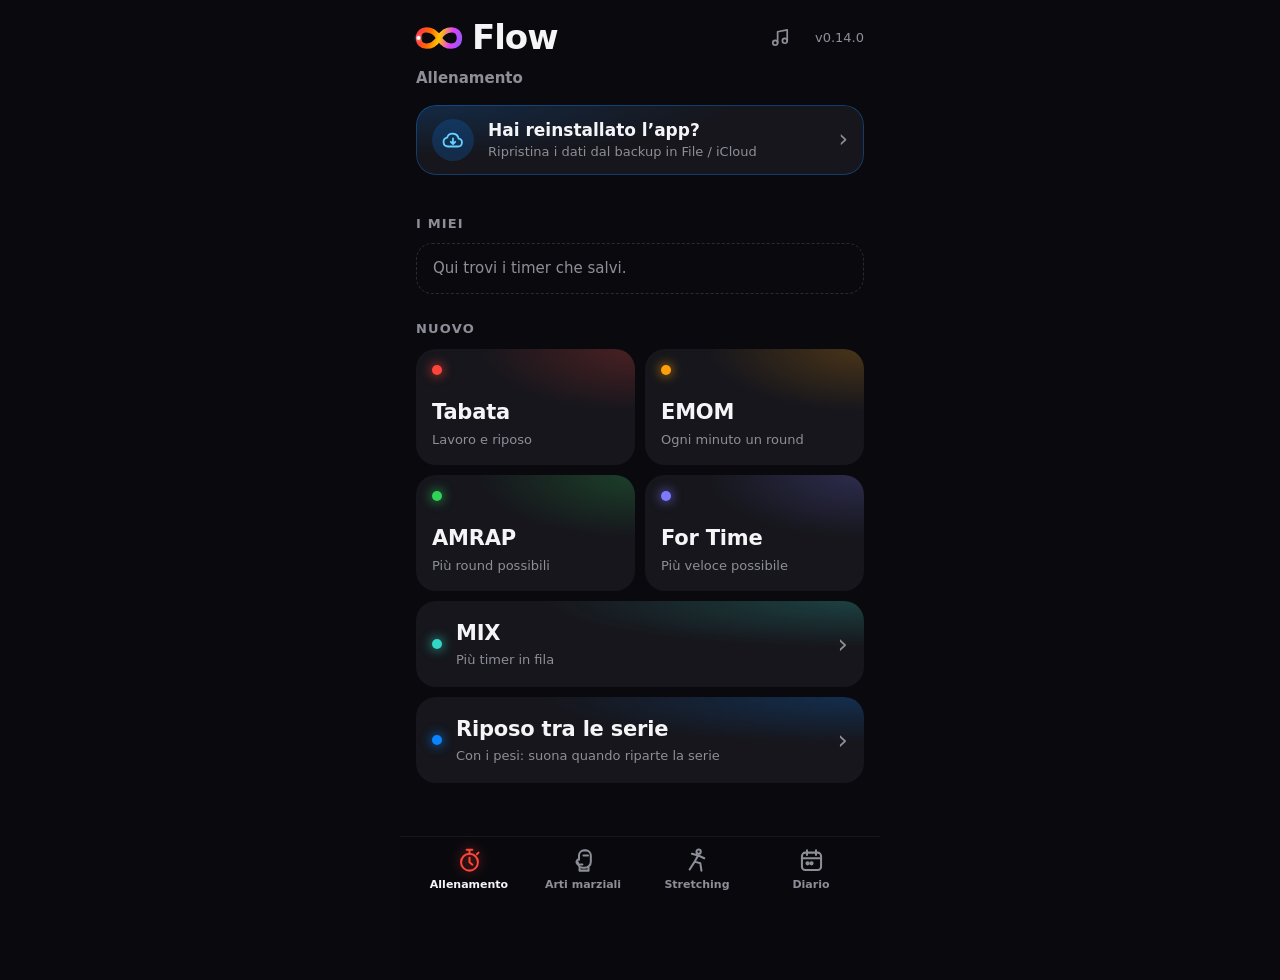
<file: index.html>
<!doctype html>
<html lang="it">
<head>
<meta charset="utf-8">
<meta name="viewport" content="width=device-width,initial-scale=1,viewport-fit=cover">
<meta name="apple-mobile-web-app-capable" content="yes">
<meta name="mobile-web-app-capable" content="yes">
<meta name="apple-mobile-web-app-status-bar-style" content="black-translucent">
<meta name="apple-mobile-web-app-title" content="Flow">
<meta name="theme-color" content="#0A0A0E">
<link rel="manifest" href="manifest.json">
<link rel="apple-touch-icon" href="img/flow2-180.png">
<link rel="icon" href="img/flow2-180.png">
<link rel="stylesheet" href="app.css">
<title>Flow</title>
</head>
<body>
<svg width="0" height="0" style="position:absolute" aria-hidden="true"><defs><linearGradient id="flg" x1="0" y1="0" x2="1" y2="1"><stop offset="0" stop-color="#F0C8FF"/><stop offset="1" stop-color="#B24CF0"/></linearGradient></defs></svg>
<main id="app" class="app"></main>
<nav id="tabbar" class="tabbar" role="tablist" hidden></nav>
<div id="sheet" class="sheet" hidden></div>
<input type="file" id="impfile" accept="application/json,.json" hidden>
<script src="app.js"></script>
</body>
</html>
</file>
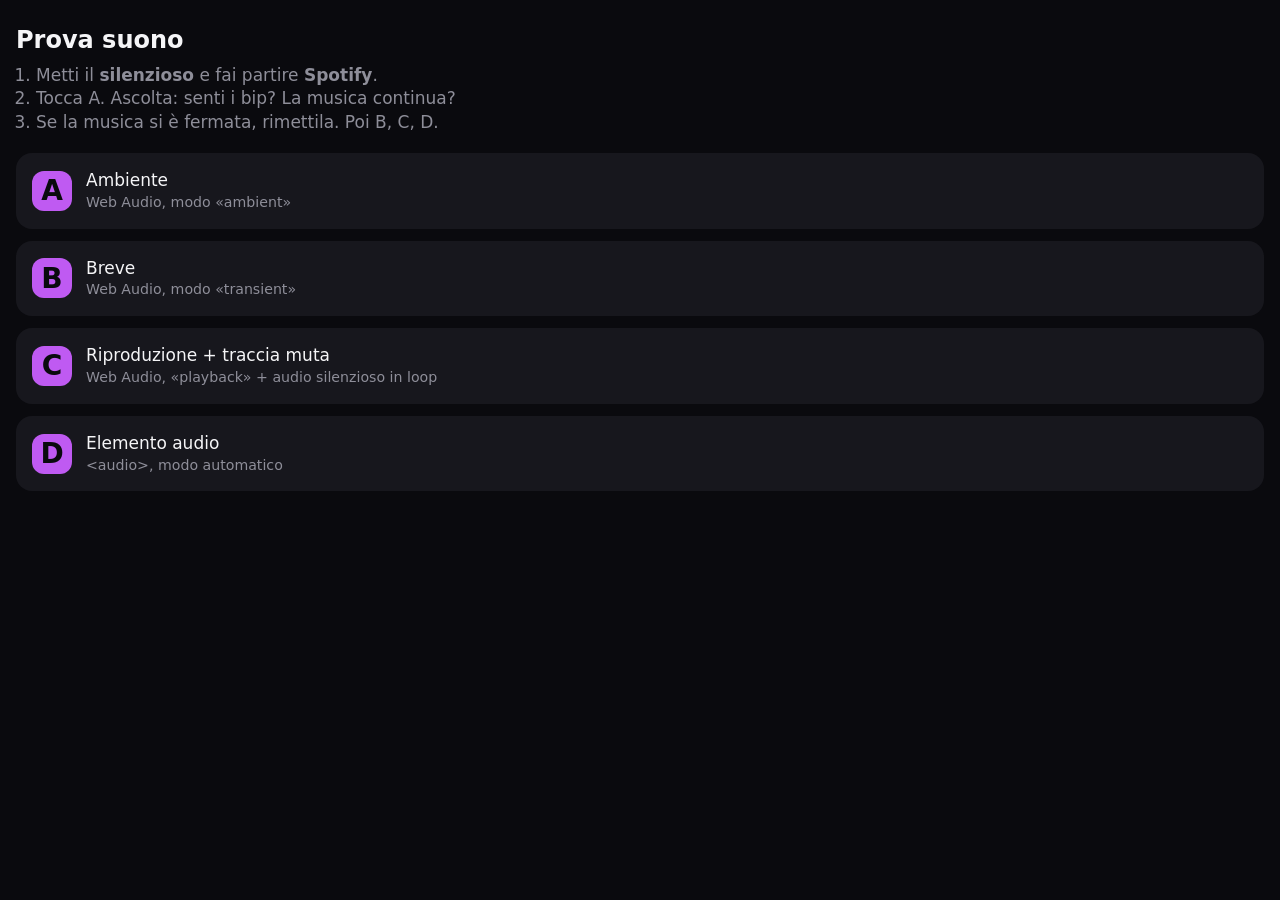
<file: prova-suono.html>
<!doctype html>
<html lang="it">
<head>
<meta charset="utf-8">
<meta name="viewport" content="width=device-width,initial-scale=1">
<meta name="theme-color" content="#0A0A0E">
<title>Flow · prova suono</title>
<style>
  body { margin: 0; background: #0A0A0E; color: #F5F5F7; font: 17px/1.4 -apple-system, system-ui, sans-serif; padding: 24px 16px 40px; }
  h1 { font-size: 24px; margin: 0 0 6px; }
  p, li { color: #8E8E99; }
  ol { padding-left: 20px; margin: 0 0 18px; }
  button { display: flex; align-items: center; gap: 14px; width: 100%; margin: 0 0 12px; padding: 16px; border: 0; border-radius: 16px;
           background: #17171D; color: #F5F5F7; font: inherit; text-align: left; }
  button b { font-size: 28px; width: 40px; height: 40px; border-radius: 12px; background: #BF5AF2; color: #0A0A0E; display: grid; place-items: center; flex: none; }
  button small { display: block; color: #8E8E99; }
  button.on { outline: 2px solid #BF5AF2; }
  #log { color: #8E8E99; font-size: 14px; min-height: 20px; }
</style>
</head>
<body>
<h1>Prova suono</h1>
<ol>
  <li>Metti il <b>silenzioso</b> e fai partire <b>Spotify</b>.</li>
  <li>Tocca A. Ascolta: senti i bip? La musica continua?</li>
  <li>Se la musica si è fermata, rimettila. Poi B, C, D.</li>
</ol>
<button data-m="A"><b>A</b><span>Ambiente<small>Web Audio, modo «ambient»</small></span></button>
<button data-m="B"><b>B</b><span>Breve<small>Web Audio, modo «transient»</small></span></button>
<button data-m="C"><b>C</b><span>Riproduzione + traccia muta<small>Web Audio, «playback» + audio silenzioso in loop</small></span></button>
<button data-m="D"><b>D</b><span>Elemento audio<small>&lt;audio&gt;, modo automatico</small></span></button>
<p id="log"></p>
<script>
(() => {
  const log = (t) => { document.getElementById('log').textContent = t; };
  // suono in formato wav (per la prova D e la traccia muta della C)
  function wav(f, d, vol) {
    const rate = 44100, n = Math.floor(rate * d), buf = new ArrayBuffer(44 + n * 2), v = new DataView(buf);
    const w = (o, s) => { for (let i = 0; i < s.length; i++) v.setUint8(o + i, s.charCodeAt(i)); };
    w(0, 'RIFF'); v.setUint32(4, 36 + n * 2, true); w(8, 'WAVE'); w(12, 'fmt '); v.setUint32(16, 16, true);
    v.setUint16(20, 1, true); v.setUint16(22, 1, true); v.setUint32(24, rate, true); v.setUint32(28, rate * 2, true);
    v.setUint16(32, 2, true); v.setUint16(34, 16, true); w(36, 'data'); v.setUint32(40, n * 2, true);
    for (let i = 0; i < n; i++) {
      const t = i / rate, env = Math.min(1, t / 0.01) * Math.min(1, (d - t) / 0.06);
      v.setInt16(44 + i * 2, vol * env * (0.6 * Math.sin(2 * Math.PI * f * t) + 0.4 * Math.sin(4 * Math.PI * f * t)) * 32767, true);
    }
    return URL.createObjectURL(new Blob([buf], { type: 'audio/wav' }));
  }
  let ctx = null, mute = null, el = null;
  function setType(t) { try { if (navigator.audioSession) navigator.audioSession.type = t; } catch (e) {} }
  function webBeeps() {
    if (!ctx) ctx = new (window.AudioContext || window.webkitAudioContext)();
    if (ctx.state !== 'running') ctx.resume();
    [0, 0.45, 0.9].forEach((dt) => {
      const t = ctx.currentTime + 0.05 + dt, o = ctx.createOscillator(), g = ctx.createGain();
      o.type = 'square'; o.frequency.value = 880; g.gain.setValueAtTime(0.0001, t);
      g.gain.exponentialRampToValueAtTime(0.5, t + 0.01); g.gain.exponentialRampToValueAtTime(0.0001, t + 0.25);
      o.connect(g); g.connect(ctx.destination); o.start(t); o.stop(t + 0.3);
    });
  }
  function reset() {
    if (mute) { mute.pause(); mute = null; }
    if (ctx) { ctx.close().catch(() => {}); ctx = null; }
  }
  document.addEventListener('click', (e) => {
    const b = e.target.closest('button'); if (!b) return;
    document.querySelectorAll('button').forEach((x) => x.classList.toggle('on', x === b));
    const m = b.dataset.m;
    reset();
    if (m === 'A') { setType('ambient'); webBeeps(); }
    if (m === 'B') { setType('transient'); webBeeps(); }
    if (m === 'C') {
      setType('playback');
      mute = new Audio(wav(440, 1, 0)); mute.loop = true; mute.setAttribute('playsinline', '');
      mute.play().catch(() => {});
      webBeeps();
    }
    if (m === 'D') {
      setType('auto');
      if (!el) el = new Audio(wav(880, 0.25, 0.8));
      let k = 0; const go = () => { el.currentTime = 0; el.play().catch(() => {}); if (++k < 3) setTimeout(go, 450); }; go();
    }
    log('Prova ' + m + ' · audioSession: ' + (navigator.audioSession ? navigator.audioSession.type : 'non c\'è'));
  });
})();
</script>
</body>
</html>
</file>
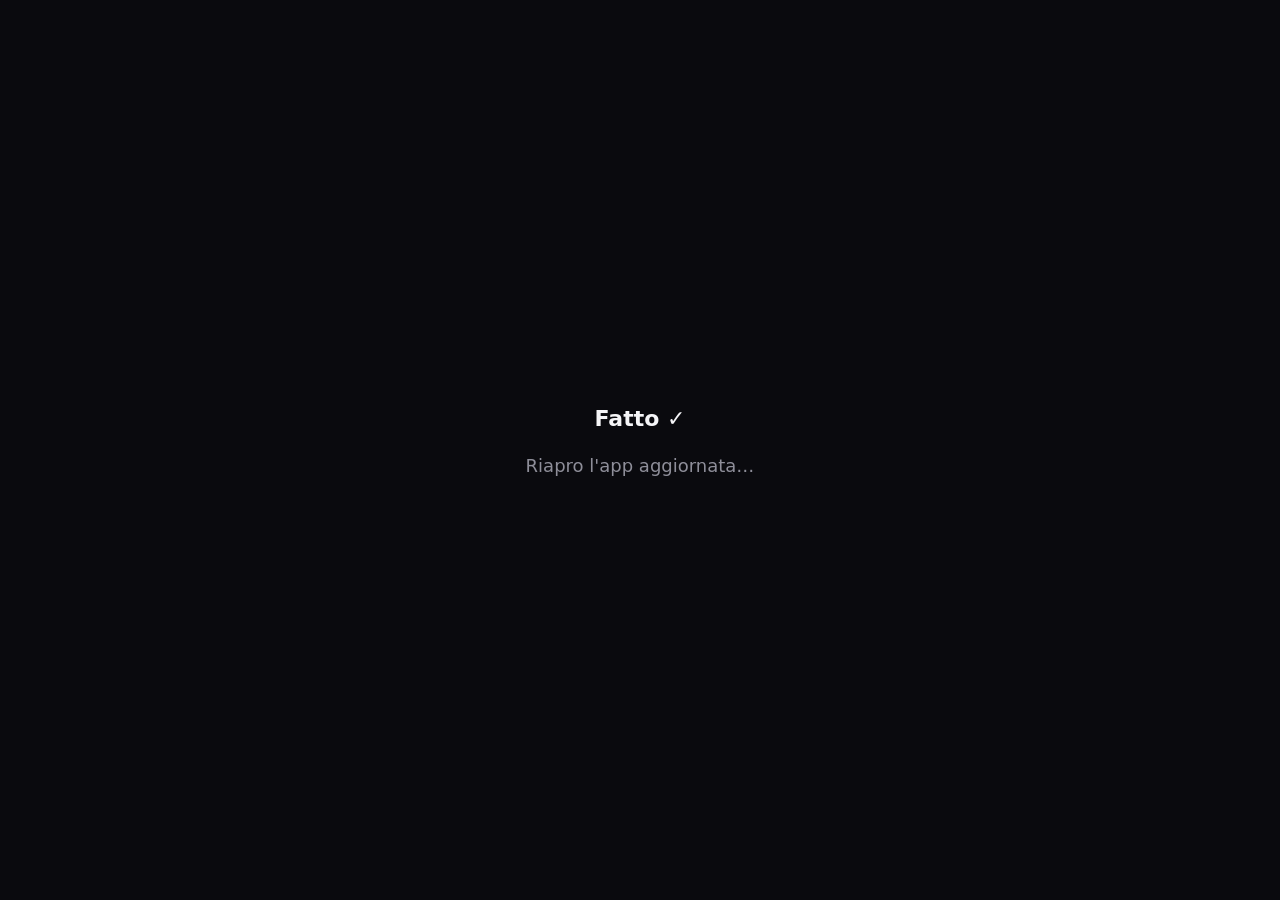
<file: reset.html>
<!doctype html>
<html lang="it">
<head>
<meta charset="utf-8">
<meta name="viewport" content="width=device-width,initial-scale=1">
<meta name="theme-color" content="#0A0A0E">
<title>Flow · ripristino</title>
<style>
  body { margin: 0; min-height: 100vh; display: grid; place-items: center; background: #0A0A0E; color: #F5F5F7;
         font: 18px/1.4 -apple-system, system-ui, sans-serif; text-align: center; padding: 24px; box-sizing: border-box; }
  b { font-size: 22px; }
  p { color: #8E8E99; }
</style>
</head>
<body>
<div><b id="t">Pulisco la versione vecchia…</b><p id="d"></p></div>
<script>
// Toglie la copia vecchia dell'app salvata nel telefono e riapre quella nuova
(async () => {
  const t = document.getElementById('t'), d = document.getElementById('d');
  try {
    if ('serviceWorker' in navigator) {
      const regs = await navigator.serviceWorker.getRegistrations();
      await Promise.all(regs.map((r) => r.unregister()));
    }
    if ('caches' in window) {
      const keys = await caches.keys();
      await Promise.all(keys.map((k) => caches.delete(k)));
    }
    t.textContent = 'Fatto ✓';
    d.textContent = 'Riapro l\'app aggiornata…';
    setTimeout(() => location.replace('./?r=' + Date.now()), 1200);
  } catch (e) {
    t.textContent = 'Non ci sono riuscito';
    d.textContent = e.name + ': ' + e.message;
  }
})();
</script>
</body>
</html>
</file>
<file: app.css>
:root {
  --bg: #0A0A0E;
  --surface: #16161C;
  --surface-2: #1E1E26;
  --line: #2A2A33;
  --text: #F5F5F7;
  --muted: #8E8E99;
  --ink: #0A0A0E;
  /* fasi: colore pieno + secondo tono per la sfumatura dell'anello */
  --work: #FF453A;  --work-2: #FF9F0A;
  --rest: #0A84FF;  --rest-2: #64D2FF;
  --prep: #FFB800;  --prep-2: #FFE45C;
  --done: #30D158;  --done-2: #A6F4B8;
  --accent: var(--work); --accent-2: var(--work-2);
  --r: 20px;
  color-scheme: dark;
}
[hidden] { display: none !important; }
* { box-sizing: border-box; -webkit-tap-highlight-color: transparent; }
html, body { margin: 0; height: 100%; }
body {
  background: var(--bg); color: var(--text);
  font: 16px/1.4 -apple-system, BlinkMacSystemFont, "SF Pro Text", system-ui, sans-serif;
  -webkit-user-select: none; user-select: none;
  -webkit-font-smoothing: antialiased;
}
button, input { font: inherit; color: inherit; }
button { border: 0; background: none; padding: 0; cursor: pointer; touch-action: manipulation; }
.num, .time, .val, .total b { font-variant-numeric: tabular-nums; }

.app {
  position: relative; z-index: 1;
  max-width: 480px; margin: 0 auto; min-height: 100%;
  padding: calc(env(safe-area-inset-top) + 14px) 16px calc(env(safe-area-inset-bottom) + 24px);
  display: flex; flex-direction: column;
  animation: enter .22s ease-out;
}
@keyframes enter { from { opacity: 0; } to { opacity: 1; } }

/* ---------- Home ---------- */
.top { display: flex; align-items: center; margin-bottom: 18px; }
.top h1 { margin: 0; font-size: 34px; font-weight: 800; letter-spacing: -.03em; }
.ver { margin-left: auto; color: var(--muted); font-size: 13px; padding: 10px 0 10px 12px; }
/* Menu in basso: una voce per sezione */
.secname { margin: -12px 0 16px; color: var(--muted); font-size: 15px; font-weight: 600; }
/* Con il menu: la pagina scorre dentro, la barra resta in fondo (niente position: fixed, che su iPhone si sposta) */
body.has-tabs { position: fixed; inset: 0; display: flex; flex-direction: column; overflow: hidden; }
body.has-tabs .app { flex: 1 1 auto; min-height: 0; width: 100%; overflow-y: auto; -webkit-overflow-scrolling: touch; overscroll-behavior: contain; padding-bottom: 24px; }
.tabbar {
  position: relative; z-index: 10; flex: none; width: 100%;
  display: grid; grid-auto-flow: column; grid-auto-columns: 1fr;
  max-width: 480px; margin: 0 auto;
  padding: 8px 12px calc(env(safe-area-inset-bottom) + 8px);
  background: color-mix(in srgb, var(--bg) 82%, transparent);
  -webkit-backdrop-filter: blur(18px) saturate(1.4); backdrop-filter: blur(18px) saturate(1.4);
  border-top: 1px solid rgba(255,255,255,.06);
}
.tabbar button { display: flex; flex-direction: column; align-items: center; gap: 3px; padding: 6px 0; color: var(--muted); font-size: 11px; font-weight: 600; }
.tabbar svg { width: 27px; height: 27px; fill: none; stroke: currentColor; stroke-width: 1.8; stroke-linecap: round; stroke-linejoin: round; }
.tabbar button.on { color: var(--text); }
.tabbar button.on svg { stroke: var(--work); filter: drop-shadow(0 0 6px color-mix(in srgb, var(--work) 55%, transparent)); }

/* Salva nei miei (impostazioni) */
.saverow + .btn.primary.go { margin-top: 0; }
.saverow {
  display: flex; align-items: center; justify-content: center; gap: 8px; width: 100%;
  min-height: 52px; margin: auto 0 10px; border-radius: 16px; font-size: 16px; font-weight: 700;
  color: var(--c); border: 1px dashed color-mix(in srgb, var(--c) 55%, transparent);
}
.saverow.on { border-style: solid; background: color-mix(in srgb, var(--c) 10%, transparent); }
.saverow.on b { color: var(--text); max-width: 55%; white-space: nowrap; overflow: hidden; text-overflow: ellipsis; }
.saverow.on span { color: var(--muted); font-weight: 600; font-size: 14px; text-decoration: underline; text-underline-offset: 3px; }

h2 { margin: 26px 0 10px; font-size: 13px; font-weight: 700; text-transform: uppercase; letter-spacing: .09em; color: var(--muted); }

.repeat {
  display: flex; align-items: center; gap: 14px; width: 100%; text-align: left;
  padding: 16px; border-radius: 24px;
  background:
    linear-gradient(var(--surface), var(--surface)) padding-box,
    linear-gradient(135deg, var(--c), color-mix(in srgb, var(--c) 20%, transparent)) border-box;
  border: 1.5px solid transparent;
  box-shadow: 0 10px 30px color-mix(in srgb, var(--c) 18%, transparent);
}
.repeat .play {
  flex: none; width: 52px; height: 52px; border-radius: 50%; display: grid; place-items: center;
  background: var(--c); color: var(--ink); font-size: 20px; padding-left: 3px;
}
.repeat .rtxt { display: flex; flex-direction: column; min-width: 0; }
.repeat b { font-size: 19px; }
.repeat small { color: var(--muted); font-size: 15px; white-space: nowrap; overflow: hidden; text-overflow: ellipsis; }
.repeat:active, .chip:active, .tile:active { transform: scale(.98); }

.chips { display: flex; gap: 10px; overflow-x: auto; margin: 0 -16px; padding: 0 16px 4px; scrollbar-width: none; }
.chips::-webkit-scrollbar { display: none; }
.chip {
  flex: none; display: flex; flex-direction: column; align-items: flex-start; gap: 2px; text-align: left;
  min-width: 132px; max-width: 220px; padding: 12px 14px; border-radius: 16px; background: var(--surface);
  border-left: 3px solid var(--c);
}
.chip b { font-size: 16px; white-space: nowrap; overflow: hidden; text-overflow: ellipsis; max-width: 100%; }
.chip small { color: var(--muted); font-size: 13px; white-space: nowrap; }
.hint { margin: 0; color: var(--muted); font-size: 15px; padding: 14px 16px; border: 1px dashed var(--line); border-radius: 16px; }

.tiles { display: grid; grid-template-columns: 1fr 1fr; gap: 10px; }
.tile {
  position: relative; display: flex; flex-direction: column; align-items: flex-start; gap: 4px; text-align: left;
  min-height: 116px; padding: 16px; border-radius: var(--r); overflow: hidden;
  background: radial-gradient(120% 90% at 100% 0%, color-mix(in srgb, var(--c) 22%, transparent), transparent 60%), var(--surface);
}
.tile i { width: 10px; height: 10px; border-radius: 50%; background: var(--c); box-shadow: 0 0 12px var(--c); margin-bottom: auto; }
.tile > span { display: flex; flex-direction: column; gap: 4px; }
.tile b { font-size: 21px; letter-spacing: -.01em; }
.tile small { color: var(--muted); font-size: 13px; line-height: 1.3; }

.tile.wide {
  grid-column: 1 / -1; width: 100%; min-height: 0;
  flex-direction: row; align-items: center; gap: 14px; padding: 18px 16px;
}
.tile.wide i { margin: 0; }
.tile.wide span { display: flex; flex-direction: column; flex: 1; }
.tile.wide em { font-style: normal; font-size: 26px; color: var(--muted); }
.tile.qt { min-height: 92px; align-items: center; justify-content: center; }
.tile.qt b { font-size: 30px; font-weight: 800; font-variant-numeric: tabular-nums; }

/* ---------- Diario ---------- */
.stats { display: grid; grid-template-columns: repeat(3, 1fr); gap: 8px; }
.stat { background: var(--surface); border-radius: 18px; padding: 14px 12px; display: flex; flex-direction: column; gap: 2px; }
.stat b { font-size: 30px; font-weight: 800; letter-spacing: -.02em; line-height: 1.1; }
.stat small { color: var(--muted); font-size: 12px; line-height: 1.25; }
.stat:first-child b { background: linear-gradient(135deg, var(--work), var(--work-2)); -webkit-background-clip: text; background-clip: text; color: transparent; }
.cal { margin-top: 14px; background: var(--surface); border-radius: 22px; padding: 8px 10px 12px; }
.calhead { display: flex; align-items: center; justify-content: space-between; }
.calhead b { font-size: 17px; text-transform: capitalize; }
.dow, .grid { display: grid; grid-template-columns: repeat(7, 1fr); }
.dow span { text-align: center; color: var(--muted); font-size: 12px; font-weight: 700; padding: 4px 0 6px; }
.grid { row-gap: 2px; }
.day { position: relative; aspect-ratio: 1; display: grid; place-items: center; border-radius: 12px; font-size: 15px; font-variant-numeric: tabular-nums; color: var(--muted); }
.day.has { color: var(--text); font-weight: 700; }
.day span { width: 26px; height: 26px; display: grid; place-items: center; border-radius: 50%; }
.day.has span { box-shadow: var(--rings); }
.day.today { color: var(--text); font-weight: 800; }
.day.today::after { content: ""; position: absolute; bottom: 1px; left: 50%; width: 4px; height: 4px; margin-left: -2px; border-radius: 50%; background: var(--text); }
.day.sel { background: var(--surface-2); }
.legend { display: flex; gap: 16px; justify-content: center; margin-top: 8px; color: var(--muted); font-size: 12px; }
.legend span::before { content: ""; display: inline-block; width: 12px; height: 4px; border-radius: 2px; background: var(--c); margin-right: 6px; vertical-align: middle; }
h2 .link { margin-left: 8px; text-transform: none; letter-spacing: 0; font-size: 13px; }
.hlist { display: flex; flex-direction: column; gap: 6px; }
.hrow { display: flex; align-items: center; gap: 12px; width: 100%; text-align: left; padding: 12px 14px; border-radius: 16px; background: var(--surface); }
.hrow i { flex: none; width: 4px; align-self: stretch; border-radius: 2px; background: var(--c); }
.hrow span { display: flex; flex-direction: column; flex: 1; min-width: 0; }
.hrow b { font-size: 16px; white-space: nowrap; overflow: hidden; text-overflow: ellipsis; }
.hrow small { color: var(--muted); font-size: 13px; font-variant-numeric: tabular-nums; }
.hrow .tt { flex: none; font-size: 12px; font-weight: 700; color: var(--tc); background: color-mix(in srgb, var(--tc) 14%, transparent); border-radius: 99px; padding: 3px 9px; }
.hrow em { font-style: normal; font-size: 12px; color: var(--muted); border: 1px solid var(--line); border-radius: 99px; padding: 2px 8px; }
.bk { position: relative; margin-left: auto; color: var(--muted); }
.bk svg { width: 24px; height: 24px; fill: none; stroke: currentColor; stroke-width: 1.8; stroke-linecap: round; stroke-linejoin: round; }
.bk.warn::after { content: ""; position: absolute; top: 10px; right: 10px; width: 8px; height: 8px; border-radius: 50%; background: var(--prep); }
.sbox p { margin: -6px 0 14px; text-align: center; color: var(--muted); font-size: 15px; }
.backup { background: var(--surface); border-radius: 18px; padding: 14px; }
.backup p { margin: 0 0 12px; color: var(--muted); font-size: 14px; }
.backup p b { color: var(--text); }
.backup.warn { box-shadow: inset 0 0 0 1px color-mix(in srgb, var(--prep) 60%, transparent); }
.backup.warn p b { color: var(--prep); }
.brow { display: grid; grid-template-columns: 1fr 1fr; gap: 8px; }
.brow .btn { min-height: 50px; background: var(--surface-2); }
.srow.one { grid-template-columns: 1fr; }

/* ---------- Impostazioni ---------- */
.bar { display: flex; align-items: center; gap: 8px; margin: -6px -8px 0; }
.bar h1 { flex: 1; margin: 0; text-align: center; font-size: 20px; font-weight: 800; }
.icon { width: 48px; height: 48px; border-radius: 50%; font-size: 30px; line-height: 1; display: grid; place-items: center; color: var(--text); }
.icon:active { background: var(--surface); }
.star { font-size: 26px; color: var(--muted); }
.star.on { color: var(--c); }
.sub { margin: 4px 0 22px; text-align: center; font-size: 15px; font-weight: 600; }
.sub.muted { color: var(--muted); font-weight: 400; }
.cname {
  width: 100%; margin: -8px 0 16px; padding: 13px 16px; border-radius: 16px; border: 1px solid var(--line);
  background: transparent; font-size: 16px; font-weight: 600; text-align: center;
  -webkit-user-select: text; user-select: text;
}
.cname::placeholder { color: var(--muted); font-weight: 400; }
.cname:focus { outline: none; border-color: var(--c); background: var(--surface); }

.fields { display: flex; flex-direction: column; gap: 10px; }
.field {
  display: grid; grid-template-columns: 1fr 56px minmax(96px, auto) 56px; align-items: center; gap: 8px;
  background: var(--surface); border-radius: var(--r); padding: 12px 12px 12px 18px;
}
.field .lab { font-size: 17px; font-weight: 600; }
.step {
  width: 56px; height: 56px; border-radius: 50%; background: var(--surface-2);
  font-size: 28px; font-weight: 500; line-height: 1; display: grid; place-items: center;
}
.step:active { background: var(--line); transform: scale(.95); }
.val {
  width: 100%; min-width: 0; border: 0; background: transparent; text-align: center;
  font-size: 30px; font-weight: 800; letter-spacing: -.02em; padding: 6px 0; border-radius: 12px;
  -webkit-user-select: text; user-select: text;
}
.val:focus { outline: none; background: var(--surface-2); }
.total { margin: 18px 0 28px; text-align: center; color: var(--muted); font-size: 16px; }
.total b { color: var(--text); font-size: 18px; margin-left: 6px; }

.btn { border-radius: 18px; font-weight: 800; letter-spacing: .02em; }
.btn.primary {
  width: 100%; min-height: 64px; font-size: 20px;
  background: linear-gradient(135deg, var(--work), var(--work-2)); color: var(--ink);
  box-shadow: 0 8px 28px color-mix(in srgb, var(--work) 30%, transparent);
}
.btn.primary.go {
  margin-top: auto; min-height: 76px; font-size: 26px; letter-spacing: .08em;
  background: linear-gradient(135deg, var(--c), color-mix(in srgb, var(--c) 60%, #fff));
  box-shadow: 0 10px 34px color-mix(in srgb, var(--c) 35%, transparent);
}
.btn.ghost { width: 100%; min-height: 56px; font-size: 17px; background: var(--surface); color: var(--text); }
.btn.danger { color: var(--work); }
.btn:active { transform: scale(.98); }

/* MIX: blocchi */
.blocks { display: flex; flex-direction: column; gap: 12px; }
.block { background: var(--surface); border-radius: 22px; padding: 10px; border-left: 3px solid var(--c); }
.bhead { display: flex; align-items: center; gap: 6px; padding: 4px 4px 8px 8px; }
.bhead i { width: 9px; height: 9px; border-radius: 50%; background: var(--c); box-shadow: 0 0 10px var(--c); }
.bhead b { font-size: 17px; margin-left: 4px; }
.bsum { margin-left: auto; margin-right: 6px; color: var(--muted); font-size: 15px; font-variant-numeric: tabular-nums; }
.mini { width: 36px; height: 36px; border-radius: 50%; background: var(--surface-2); font-size: 16px; color: var(--text); }
.mini:disabled { opacity: .3; }
.field.sm { background: var(--bg); padding: 8px 8px 8px 14px; grid-template-columns: 1fr 46px minmax(84px, auto) 46px; border-radius: 16px; }
.field.sm + .field.sm { margin-top: 6px; }
.field.sm .step { width: 46px; height: 46px; font-size: 24px; }
.field.sm .val { font-size: 24px; }
.field.sm .lab { font-size: 15px; }
.adds { display: grid; grid-template-columns: 1fr 1fr; gap: 8px; margin-top: 12px; }
.addb { padding: 14px; border-radius: 16px; border: 1px dashed color-mix(in srgb, var(--c) 55%, transparent); color: var(--c); font-weight: 700; font-size: 15px; }
.addb:active { background: color-mix(in srgb, var(--c) 12%, transparent); }
.link { color: var(--rest-2); text-decoration: underline; text-underline-offset: 3px; font-size: 15px; }

/* ---------- In corso ---------- */
body.running.prep { --accent: var(--prep); --accent-2: var(--prep-2); }
body.running.work { --accent: var(--work); --accent-2: var(--work-2); }
body.running.rest { --accent: var(--rest); --accent-2: var(--rest-2); }
body.done { --accent: var(--done); --accent-2: var(--done-2); }
body.stopped { --accent: #8E8E99; --accent-2: #C7C7CC; }
.g1 { stop-color: var(--accent); }
.g2 { stop-color: var(--accent-2); }
body::before {
  content: ""; position: fixed; inset: 0; pointer-events: none; z-index: 0; opacity: 0;
  background:
    radial-gradient(85% 50% at 50% 42%, color-mix(in srgb, var(--accent) 38%, transparent), transparent 72%),
    linear-gradient(to top, color-mix(in srgb, var(--accent) 16%, transparent), transparent 45%);
  transition: opacity .35s ease;
}
body.running::before, body.done::before, body.stopped::before { opacity: 1; }
body.paused::before { opacity: .3; }
body.running .app { height: 100%; }

.rtop { display: flex; justify-content: space-between; gap: 12px; color: rgba(255,255,255,.55); font-size: 15px; font-weight: 600; }
.rtop span:first-child { white-space: nowrap; overflow: hidden; text-overflow: ellipsis; }
.rtop span:last-child { color: var(--text); font-variant-numeric: tabular-nums; white-space: nowrap; }
.stage { flex: 1; display: flex; flex-direction: column; align-items: center; justify-content: center; gap: 8px; cursor: pointer; }
.phase {
  background: linear-gradient(135deg, var(--accent), var(--accent-2)); color: var(--ink);
  padding: 7px 18px; border-radius: 99px; font-size: 16px; font-weight: 800; letter-spacing: .1em; text-transform: uppercase;
  box-shadow: 0 6px 24px color-mix(in srgb, var(--accent) 45%, transparent);
}
.dial { position: relative; width: min(84vw, 50vh, 380px); aspect-ratio: 1; display: grid; place-items: center; }
.ring { position: absolute; inset: 0; width: 100%; height: 100%; transform: rotate(-90deg); overflow: visible; }
.ring circle { fill: none; stroke-width: 12; }
.ring .track { stroke: rgba(255,255,255,.07); }
.ring .prog {
  stroke: url(#gr); stroke-linecap: round; stroke-dasharray: 578.05; stroke-dashoffset: 0;
  filter: drop-shadow(0 0 8px color-mix(in srgb, var(--accent) 75%, transparent));
}
.time {
  font-weight: 800; letter-spacing: -.04em; line-height: 1; color: #fff;
  font-size: min(22vw, 13vh, 104px);
  text-shadow: 0 0 48px color-mix(in srgb, var(--accent) 50%, transparent);
}
.next { color: rgba(255,255,255,.6); font-size: 15px; min-height: 21px; text-align: center; }
/* round grandi (Tabata, EMOM, Round): leggibili da lontano */
.dial { display: flex; flex-direction: column; align-items: center; justify-content: center; }
.rbig { position: relative; margin-top: 8px; display: flex; flex-wrap: wrap; justify-content: center; align-items: baseline; font-variant-numeric: tabular-nums; line-height: 1; }
.rbig b { font-size: min(13vw, 7vh, 58px); font-weight: 800; color: #fff; letter-spacing: -.03em; }
.rbig span { font-size: min(7vw, 4vh, 32px); font-weight: 700; color: rgba(255,255,255,.55); margin-left: 2px; }
.rbig small { flex-basis: 100%; text-align: center; margin-top: 6px; font-size: 14px; font-weight: 700; letter-spacing: .06em; text-transform: uppercase; color: var(--accent-2); }
.rdots { display: flex; flex-wrap: wrap; justify-content: center; gap: 6px; max-width: min(88vw, 380px); }
.rdots i { width: 26px; height: 12px; border-radius: 6px; background: rgba(255,255,255,.1); box-shadow: inset 0 0 0 1.5px rgba(255,255,255,.18); }
.rdots i.d { background: rgba(255,255,255,.5); box-shadow: none; }
.rdots i.c { background: linear-gradient(90deg, var(--accent), var(--accent-2)); box-shadow: 0 0 10px var(--accent); }
body.paused .time { opacity: .45; }
body.pulse .time { animation: pulse .5s ease-out; }
@keyframes pulse { 0% { transform: scale(1.1); } 100% { transform: scale(1); } }
body.flash::after { content: ""; position: fixed; inset: 0; z-index: 2; background: var(--accent); opacity: 0; animation: flash .45s ease-out; pointer-events: none; }
@keyframes flash { 0% { opacity: .5; } 100% { opacity: 0; } }

.ractions { display: flex; flex-direction: column; gap: 10px; }
.btn.big {
  width: 100%; min-height: 84px; font-size: 26px; letter-spacing: .06em; color: var(--ink);
  background: linear-gradient(135deg, var(--accent), var(--accent-2));
  box-shadow: 0 10px 30px color-mix(in srgb, var(--accent) 35%, transparent);
}
.btn.big:disabled { opacity: .35; box-shadow: none; }
.undo { color: rgba(255,255,255,.6); font-size: 15px; padding: 4px; text-decoration: underline; text-underline-offset: 3px; }
.btn.hold {
  position: relative; overflow: hidden; width: 100%; min-height: 64px; font-size: 16px; font-weight: 700;
  background: rgba(255,255,255,.07); color: var(--text); border: 1px solid rgba(255,255,255,.1);
}
.btn.hold .fill { position: absolute; inset: 0; background: color-mix(in srgb, var(--accent) 55%, transparent); transform-origin: left; transform: scaleX(0); }
.btn.hold.holding .fill { transform: scaleX(1); transition: transform .45s linear; }
.btn.hold .lbl { position: relative; }

/* ---------- Fine ---------- */
.donebox { flex: 1; display: flex; flex-direction: column; align-items: center; justify-content: center; text-align: center; }
.badge {
  width: 96px; height: 96px; border-radius: 50%; display: grid; place-items: center; font-size: 44px; font-weight: 800;
  background: linear-gradient(135deg, var(--accent), var(--accent-2)); color: var(--ink);
  box-shadow: 0 12px 40px color-mix(in srgb, var(--accent) 45%, transparent);
  animation: pop .4s cubic-bezier(.2, 1.4, .4, 1);
}
@keyframes pop { from { transform: scale(.6); opacity: 0; } to { transform: none; opacity: 1; } }
.donebox h1 { margin: 18px 0 4px; font-size: 36px; font-weight: 800; letter-spacing: -.02em; }
.dname { margin: 0; font-size: 17px; font-weight: 600; }
.dstats { margin: 6px 0 0; color: rgba(255,255,255,.65); font-size: 17px; font-variant-numeric: tabular-nums; }
.dactions { display: flex; flex-direction: column; gap: 10px; }
.dactions .btn.primary { background: linear-gradient(135deg, var(--accent), var(--accent-2)); box-shadow: 0 8px 28px color-mix(in srgb, var(--accent) 30%, transparent); }

/* ---------- Finestrella salva ---------- */
.sheet {
  position: fixed; inset: 0; z-index: 20; background: rgba(0,0,0,.55);
  display: flex; align-items: flex-end; justify-content: center;
  -webkit-backdrop-filter: blur(6px); backdrop-filter: blur(6px);
}
.sbox {
  width: 100%; max-width: 480px; background: var(--surface); border-radius: 26px 26px 0 0;
  padding: 20px 16px calc(env(safe-area-inset-bottom) + 18px);
  animation: up .22s ease-out;
}
@keyframes up { from { transform: translateY(30px); opacity: 0; } to { transform: none; opacity: 1; } }
.sbox h3 { margin: 0 0 14px; font-size: 18px; text-align: center; }
.sbox input {
  width: 100%; font-size: 18px; padding: 14px 16px; border-radius: 14px; border: 1px solid var(--line);
  background: var(--bg); -webkit-user-select: text; user-select: text;
}
.sbox input:focus { outline: 2px solid var(--work); border-color: transparent; }
.srow { display: grid; grid-template-columns: 1fr 1.4fr; gap: 10px; margin-top: 14px; }
.srow .btn { min-height: 56px; font-size: 17px; }

@media (prefers-reduced-motion: reduce) {
  .app, .badge, .sbox, body.pulse .time, body.flash::after { animation: none; }
}
/* Telefono in orizzontale, appoggiato: il numero prende tutto */
@media (orientation: landscape) and (max-height: 500px) {
  body.running .dial { width: min(66vh, 60vw); }
  body.running .time { font-size: min(28vh, 18vw); }
  body.running .phase, body.running .next { display: none; }
}

/* ---------- Suono (scelta) ---------- */
.top .snd { margin-left: auto; width: 44px; height: 44px; color: var(--muted); }
.top .snd svg, .sopt i svg { width: 23px; height: 23px; fill: none; stroke: currentColor; stroke-width: 1.8; stroke-linecap: round; stroke-linejoin: round; }
.top .snd + .ver { margin-left: 0; }
.sopt { display: flex; align-items: center; gap: 14px; width: 100%; text-align: left; padding: 14px; margin-bottom: 8px; border-radius: 18px; background: var(--bg); border: 1px solid var(--line); }
.sopt.on { border-color: var(--text); }
.sopt i { flex: none; width: 42px; height: 42px; border-radius: 50%; display: grid; place-items: center; background: var(--surface-2); }
.sopt span { flex: 1; display: flex; flex-direction: column; gap: 2px; }
.sopt b { font-size: 17px; }
.sopt small { color: var(--muted); font-size: 14px; line-height: 1.3; }
.sopt em { font-style: normal; font-size: 20px; font-weight: 800; width: 20px; }
.sbox .snote { margin: 8px 0 0; font-size: 13px; }

/* ---------- Stretching ---------- */
:root { --lilac: #BF5AF2; --lilac-2: #E3A8FF; }
.streak { display: inline-block; margin-left: 8px; padding: 2px 10px; border-radius: 99px; font-size: 13px; color: var(--lilac); background: color-mix(in srgb, var(--lilac) 14%, transparent); }
.fig { display: block; overflow: visible; }
.fig .ar { fill: none; stroke-linecap: round; }
.fig.thumb { width: 54px; height: 54px; flex: none; }
.fig.big { width: 100%; height: 100%; }

.tile.stile { min-height: 132px; }
.tile.stile .fig.thumb { width: 60px; height: 60px; margin: -2px 0 auto -2px; }
.chip.add { border-left: 0; border: 1px dashed color-mix(in srgb, var(--c) 60%, transparent); background: transparent; }
.chip.add b { color: var(--c); }

.seg { display: grid; grid-template-columns: repeat(4, 1fr); gap: 4px; padding: 4px; margin-bottom: 10px; border-radius: 16px; background: var(--surface); }
.seg button { min-height: 46px; border-radius: 12px; font-size: 17px; font-weight: 700; color: var(--muted); }
.seg button.on { background: var(--surface-2); color: var(--text); box-shadow: inset 0 0 0 1.5px var(--lilac); }
.slist { display: flex; flex-direction: column; gap: 6px; }
.srow2 { display: flex; align-items: center; gap: 6px; padding: 6px 8px 6px 6px; border-radius: 16px; background: var(--surface); }
.srow2.out { opacity: .38; }
.sex { flex: 1; min-width: 0; display: flex; align-items: center; gap: 10px; text-align: left; }
.sex span, .lrow span { display: flex; flex-direction: column; min-width: 0; }
.sex b, .lrow b { font-size: 16px; white-space: nowrap; overflow: hidden; text-overflow: ellipsis; }
.sex small, .lrow small { color: var(--muted); font-size: 13px; }
.total .muted { color: var(--muted); font-size: 15px; }
.btn.primary.go:disabled { opacity: .35; box-shadow: none; }

.zchips { display: flex; gap: 8px; overflow-x: auto; margin: 6px -16px 14px; padding: 0 16px; scrollbar-width: none; }
.zchips::-webkit-scrollbar { display: none; }
.zchips button { flex: none; padding: 9px 15px; border-radius: 99px; background: var(--surface); color: var(--muted); font-size: 15px; font-weight: 600; }
.zchips button.on { background: var(--lilac); color: var(--ink); }
.lib { display: flex; flex-direction: column; gap: 6px; }
.lrow { display: flex; align-items: center; gap: 12px; width: 100%; text-align: left; padding: 6px 14px 6px 6px; border-radius: 16px; background: var(--surface); }
.lrow span { flex: 1; }
.lrow em { font-style: normal; font-size: 24px; color: var(--lilac); font-weight: 600; }

.exbox .fig.big { width: 220px; height: 220px; margin: 0 auto 8px; }
.exbox h3 { margin-bottom: 4px; font-size: 22px; }
.exz { margin: 0 0 10px !important; color: var(--lilac) !important; font-size: 14px !important; }
.exhow { margin: 0 0 6px !important; color: var(--text) !important; font-size: 16px !important; line-height: 1.45; }

/* In corso: stretching */
body.srun.work { --accent: var(--lilac); --accent-2: var(--lilac-2); }
body.srun.rest { --accent: #7D7AFF; --accent-2: var(--lilac); }
.sstage { gap: 6px; }
.figbox { width: min(78vw, 40vh, 330px); aspect-ratio: 1; }
body.srun.paused .figbox { opacity: .5; }
.exname { font-size: 26px; font-weight: 800; letter-spacing: -.02em; text-align: center; line-height: 1.15; }
.exside { min-height: 20px; color: var(--accent-2); font-size: 15px; font-weight: 700; text-transform: uppercase; letter-spacing: .08em; }
body.srun .time { font-size: min(19vw, 10vh, 84px); margin-top: 2px; }
.exhow.small { max-width: 330px; color: rgba(255,255,255,.5); font-size: 14px; text-align: center; line-height: 1.4; min-height: 40px; }
.ractions.srow3 { flex-direction: row; }
.srow3 .btn.hold { flex: 1; }
.btn.skip { flex: none; min-height: 64px; padding: 0 22px; font-size: 17px; font-weight: 700; color: var(--text); background: rgba(255,255,255,.07); border: 1px solid rgba(255,255,255,.1); }
.dstreak { margin: 14px 0 0; padding: 6px 14px; border-radius: 99px; color: var(--lilac); background: color-mix(in srgb, var(--lilac) 14%, transparent); font-weight: 700; font-size: 15px; }
@media (orientation: landscape) and (max-height: 500px) {
  body.srun .figbox { width: 38vh; }
  body.srun .exhow.small { display: none; }
}
.tabbar button[data-s="stretch"].on svg { stroke: var(--lilac); filter: drop-shadow(0 0 6px color-mix(in srgb, var(--lilac) 55%, transparent)); }
.tile.stile { min-height: 118px; }
.tile.stile b { font-size: 18px; line-height: 1.2; }
.figbox .fgf { transition: transform .35s ease; transform-box: view-box; transform-origin: 60px 60px; }
.figbox.flip .fgf { transform: scaleX(-1); }
/* la pagina con il menu non schiaccia i blocchi in fondo */
body.has-tabs .app > * { flex-shrink: 0; }
.fig .ar { stroke: #F0C8FF; stroke-width: 2.6; }
.fig .ah { fill: #F0C8FF; }
/* I miei: etichetta colorata + una sola scritta */
.chip.v2 { gap: 4px; min-width: 120px; padding: 12px 16px 13px; border-left: 0; border-radius: 18px;
  background: radial-gradient(120% 120% at 0% 0%, color-mix(in srgb, var(--c) 16%, transparent), transparent 65%), var(--surface);
  box-shadow: inset 0 0 0 1px color-mix(in srgb, var(--c) 22%, transparent); }
.chip.v2 em { font-style: normal; font-size: 11px; font-weight: 800; letter-spacing: .08em; text-transform: uppercase; color: var(--c); white-space: nowrap; }
.chip.v2 b { font-size: 19px; font-weight: 800; letter-spacing: -.01em; }
.chip.add { justify-content: center; align-items: center; min-width: 96px; border-radius: 18px; }
.chip.add b { font-size: 17px; }
/* Menu: più vicino al bordo (l'iPhone aggiunge già la sua zona sotto) e fondo che arriva fino in basso */
.tabbar { padding: 6px 12px max(calc(env(safe-area-inset-bottom) - 14px), 6px); }
.tabbar::after { content: ""; position: absolute; left: 0; right: 0; top: 100%; height: 80px; background: inherit; }

/* Figure stile «corpo pieno» (0.8.0) */
.fig.thumb .arw { display: none; }
/* Menu ancora più vicino al bordo */
.tabbar { padding: 4px 12px max(calc(env(safe-area-inset-bottom) - 22px), 4px); }
/* Trascina gli esercizi */
.drag { flex: none; width: 40px; height: 44px; display: grid; place-items: center; color: var(--muted); touch-action: none; cursor: grab; }
.drag svg { width: 22px; height: 22px; fill: none; stroke: currentColor; stroke-width: 2; stroke-linecap: round; }
.slist .srow2 { transition: transform .16s ease; }
.slist .srow2.dragging { transition: none; position: relative; z-index: 3; background: var(--surface-2); box-shadow: 0 12px 30px rgba(0,0,0,.5), inset 0 0 0 1.5px var(--lilac); }
.slist .srow2.dragging .drag { color: var(--lilac); }
body.dragmode { -webkit-user-select: none; user-select: none; }
/* Menu: ancora più giù */
.tabbar { padding-bottom: max(calc(env(safe-area-inset-bottom) - 28px), 2px); }
/* Nome e logo */
.top h1.brand { display: flex; align-items: center; gap: 10px; }
.top .logo { width: 46px; height: 26px; flex: none; overflow: visible; }
/* Backup: promemoria e ripristino */
.bkcard { display: flex; align-items: center; gap: 14px; width: 100%; text-align: left; padding: 14px 16px; margin-bottom: 14px; border-radius: 20px;
  background: radial-gradient(120% 120% at 0% 0%, color-mix(in srgb, var(--rest) 18%, transparent), transparent 60%), var(--surface);
  box-shadow: inset 0 0 0 1px color-mix(in srgb, var(--rest) 35%, transparent); }
.bkcard i { flex: none; width: 42px; height: 42px; border-radius: 50%; display: grid; place-items: center; background: color-mix(in srgb, var(--rest) 20%, transparent); color: var(--rest-2); }
.bkcard svg { width: 24px; height: 24px; fill: none; stroke: currentColor; stroke-width: 1.8; stroke-linecap: round; stroke-linejoin: round; }
.bkcard span { flex: 1; display: flex; flex-direction: column; gap: 2px; min-width: 0; }
.bkcard b { font-size: 17px; }
.bkcard small { color: var(--muted); font-size: 13px; line-height: 1.3; }
.bkcard em { font-style: normal; font-size: 24px; color: var(--muted); }
.dactions .bkcard { margin-bottom: 0; }

/* Stretching: riga esercizio con il suo tempo (− 30″ +) */
.srow2 .sthumb { flex: none; display: grid; place-items: center; }
.smid { flex: 1; min-width: 0; display: flex; flex-direction: column; gap: 4px; }
.sname { text-align: left; min-width: 0; }
.sname b { display: block; font-size: 16px; white-space: nowrap; overflow: hidden; text-overflow: ellipsis; }
.hstep { display: flex; align-items: center; gap: 4px; }
.hstep button { width: 32px; height: 28px; border-radius: 9px; background: var(--surface-2); color: var(--text); font-size: 18px; line-height: 1; }
.hstep button:active { background: color-mix(in srgb, var(--lilac) 40%, var(--surface-2)); }
.hstep span { min-width: 42px; text-align: center; font-weight: 700; font-size: 15px; font-variant-numeric: tabular-nums; color: var(--lilac-2); }
.hstep small { margin-left: 6px; color: var(--muted); font-size: 12px; white-space: nowrap; }
.shint { margin: -2px 4px 0; color: var(--muted); font-size: 13px; line-height: 1.4; }

/* Tipo di bip */
.sh2 { margin-top: 18px !important; }
.tones { display: grid; grid-template-columns: repeat(3, 1fr); gap: 8px; }
.tone { display: flex; flex-direction: column; gap: 2px; padding: 12px 8px; border-radius: 14px; background: var(--surface-2); text-align: center; }
.tone b { font-size: 15px; }
.tone small { color: var(--muted); font-size: 11px; line-height: 1.3; }
.tone.on { box-shadow: inset 0 0 0 1.5px var(--text); }
</file>
